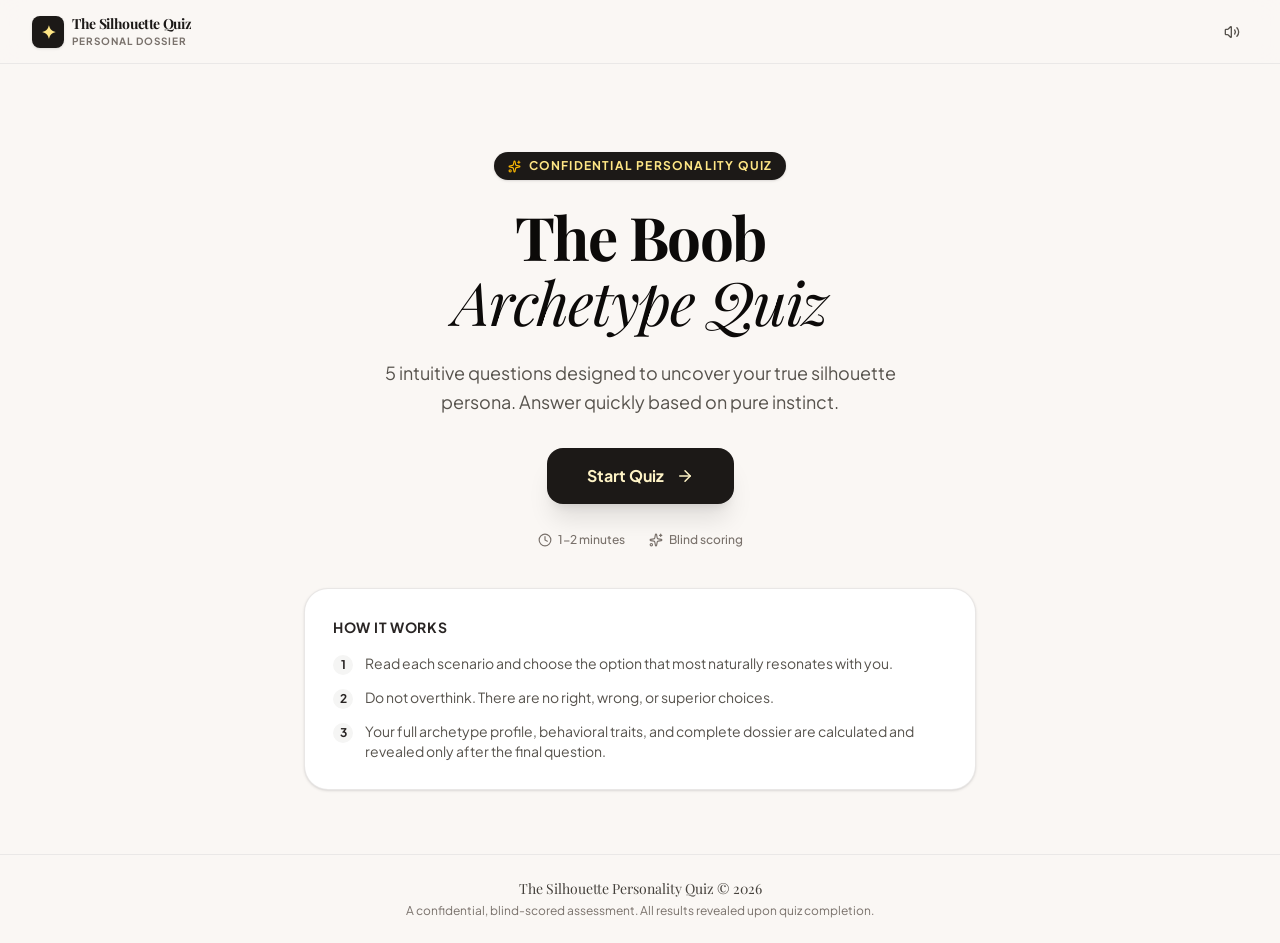
<file: docs/index.html>
<!doctype html>
<html lang="en">
  <head>
    <meta charset="UTF-8" />
    <meta name="viewport" content="width=device-width, initial-scale=1.0" />
    <title>The Boob Archetype Quiz</title>
    <meta name="description" content="Discover your signature silhouette and true boob archetype through 5 intuitive questions." />
    <meta property="og:title" content="The Boob Archetype Quiz" />
    <meta property="og:description" content="Discover your signature silhouette and true boob archetype through 5 intuitive questions." />
    <meta property="og:type" content="website" />
    <meta name="twitter:card" content="summary_large_image" />
    <link rel="preconnect" href="https://fonts.googleapis.com">
    <link rel="preconnect" href="https://fonts.gstatic.com" crossorigin>
    <link href="https://fonts.googleapis.com/css2?family=Instrument+Serif:ital@0;1&family=Plus+Jakarta+Sans:wght@300;400;500;600;700;800&family=Playfair+Display:ital,wght@0,600;0,700;0,900;1,600;1,700&display=swap" rel="stylesheet">
    <script type="module" crossorigin src="./assets/index-Cki1PomN.js"></script>
    <link rel="stylesheet" crossorigin href="./assets/index-B2OsuvZX.css">
  </head>
  <body>
    <div id="root"></div>
  </body>
</html>
</file>
<file: docs/assets/index-B2OsuvZX.css>
/*! tailwindcss v4.3.3 | MIT License | https://tailwindcss.com */
@layer properties{@supports (((-webkit-hyphens:none)) and (not (margin-trim:inline))) or ((-moz-orient:inline) and (not (color:rgb(from red r g b)))){*,:before,:after,::backdrop{--tw-translate-x:0;--tw-translate-y:0;--tw-translate-z:0;--tw-rotate-x:initial;--tw-rotate-y:initial;--tw-rotate-z:initial;--tw-skew-x:initial;--tw-skew-y:initial;--tw-space-y-reverse:0;--tw-border-style:solid;--tw-gradient-position:initial;--tw-gradient-from:#0000;--tw-gradient-via:#0000;--tw-gradient-to:#0000;--tw-gradient-stops:initial;--tw-gradient-via-stops:initial;--tw-gradient-from-position:0%;--tw-gradient-via-position:50%;--tw-gradient-to-position:100%;--tw-leading:initial;--tw-font-weight:initial;--tw-tracking:initial;--tw-shadow:0 0 #0000;--tw-shadow-color:initial;--tw-shadow-alpha:100%;--tw-inset-shadow:0 0 #0000;--tw-inset-shadow-color:initial;--tw-inset-shadow-alpha:100%;--tw-ring-color:initial;--tw-ring-shadow:0 0 #0000;--tw-inset-ring-color:initial;--tw-inset-ring-shadow:0 0 #0000;--tw-ring-inset:initial;--tw-ring-offset-width:0px;--tw-ring-offset-color:#fff;--tw-ring-offset-shadow:0 0 #0000;--tw-blur:initial;--tw-brightness:initial;--tw-contrast:initial;--tw-grayscale:initial;--tw-hue-rotate:initial;--tw-invert:initial;--tw-opacity:initial;--tw-saturate:initial;--tw-sepia:initial;--tw-drop-shadow:initial;--tw-drop-shadow-color:initial;--tw-drop-shadow-alpha:100%;--tw-drop-shadow-size:initial;--tw-backdrop-blur:initial;--tw-backdrop-brightness:initial;--tw-backdrop-contrast:initial;--tw-backdrop-grayscale:initial;--tw-backdrop-hue-rotate:initial;--tw-backdrop-invert:initial;--tw-backdrop-opacity:initial;--tw-backdrop-saturate:initial;--tw-backdrop-sepia:initial;--tw-duration:initial;--tw-ease:initial;--tw-scale-x:1;--tw-scale-y:1;--tw-scale-z:1}}}@layer theme{:root,:host{--font-sans:-apple-system, BlinkMacSystemFont, "Segoe UI", Roboto, "Helvetica Neue", "Noto Sans", Arial, sans-serif, "Apple Color Emoji", "Segoe UI Emoji", "Segoe UI Symbol", "Noto Color Emoji";--font-mono:ui-monospace, SFMono-Regular, Menlo, Monaco, Consolas, "Liberation Mono", "Courier New", monospace;--color-amber-50:oklch(98.7% .022 95.277);--color-amber-100:oklch(96.2% .059 95.617);--color-amber-200:oklch(92.4% .12 95.746);--color-amber-300:oklch(87.9% .169 91.605);--color-amber-400:oklch(82.8% .189 84.429);--color-amber-500:oklch(76.9% .188 70.08);--color-amber-600:oklch(66.6% .179 58.318);--color-amber-700:oklch(55.5% .163 48.998);--color-amber-800:oklch(47.3% .137 46.201);--color-amber-900:oklch(41.4% .112 45.904);--color-amber-950:oklch(27.9% .077 45.635);--color-emerald-50:oklch(97.9% .021 166.113);--color-emerald-100:oklch(95% .052 163.051);--color-emerald-200:oklch(90.5% .093 164.15);--color-emerald-300:oklch(84.5% .143 164.978);--color-emerald-400:oklch(76.5% .177 163.223);--color-emerald-600:oklch(59.6% .145 163.225);--color-emerald-700:oklch(50.8% .118 165.612);--color-emerald-800:oklch(43.2% .095 166.913);--color-emerald-900:oklch(37.8% .077 168.94);--color-emerald-950:oklch(26.2% .051 172.552);--color-teal-900:oklch(38.6% .063 188.416);--color-sky-50:oklch(97.7% .013 236.62);--color-sky-100:oklch(95.1% .026 236.824);--color-sky-200:oklch(90.1% .058 230.902);--color-sky-300:oklch(82.8% .111 230.318);--color-blue-200:oklch(88.2% .059 254.128);--color-blue-700:oklch(48.8% .243 264.376);--color-blue-900:oklch(37.9% .146 265.522);--color-blue-950:oklch(28.2% .091 267.935);--color-indigo-950:oklch(25.7% .09 281.288);--color-pink-600:oklch(59.2% .249 .584);--color-pink-950:oklch(28.4% .109 3.907);--color-rose-50:oklch(96.9% .015 12.422);--color-rose-100:oklch(94.1% .03 12.58);--color-rose-200:oklch(89.2% .058 10.001);--color-rose-300:oklch(81% .117 11.638);--color-rose-600:oklch(58.6% .253 17.585);--color-rose-700:oklch(51.4% .222 16.935);--color-rose-900:oklch(41% .159 10.272);--color-rose-950:oklch(27.1% .105 12.094);--color-slate-900:oklch(20.8% .042 265.755);--color-neutral-800:oklch(26.9% 0 none);--color-stone-50:oklch(98.5% .001 106.423);--color-stone-100:oklch(97% .001 106.424);--color-stone-200:oklch(92.3% .003 48.717);--color-stone-300:oklch(86.9% .005 56.366);--color-stone-400:oklch(70.9% .01 56.259);--color-stone-500:oklch(55.3% .013 58.071);--color-stone-600:oklch(44.4% .011 73.639);--color-stone-700:oklch(37.4% .01 67.558);--color-stone-800:oklch(26.8% .007 34.298);--color-stone-900:oklch(21.6% .006 56.043);--color-stone-950:oklch(14.7% .004 49.25);--color-white:#fff;--spacing:.25rem;--container-xs:20rem;--container-sm:24rem;--container-md:28rem;--container-lg:32rem;--container-xl:36rem;--container-2xl:42rem;--container-3xl:48rem;--container-4xl:56rem;--text-xs:.75rem;--text-xs--line-height:calc(1 / .75);--text-sm:.875rem;--text-sm--line-height:calc(1.25 / .875);--text-base:1rem;--text-base--line-height:calc(1.5 / 1);--text-lg:1.125rem;--text-lg--line-height:calc(1.75 / 1.125);--text-2xl:1.5rem;--text-2xl--line-height:calc(2 / 1.5);--text-3xl:1.875rem;--text-3xl--line-height:calc(2.25 / 1.875);--text-4xl:2.25rem;--text-4xl--line-height:calc(2.5 / 2.25);--text-5xl:3rem;--text-5xl--line-height:1;--text-6xl:3.75rem;--text-6xl--line-height:1;--font-weight-normal:400;--font-weight-medium:500;--font-weight-semibold:600;--font-weight-bold:700;--font-weight-extrabold:800;--tracking-tight:-.025em;--tracking-wider:.05em;--tracking-widest:.1em;--leading-snug:1.375;--leading-relaxed:1.625;--radius-md:.375rem;--radius-lg:.5rem;--radius-xl:.75rem;--radius-2xl:1rem;--radius-3xl:1.5rem;--ease-out:cubic-bezier(0, 0, .2, 1);--blur-sm:8px;--blur-md:12px;--blur-3xl:64px;--default-transition-duration:.15s;--default-transition-timing-function:cubic-bezier(.4, 0, .2, 1);--default-font-family:var(--font-sans);--default-mono-font-family:var(--font-mono)}}@layer base{*,:after,:before,::backdrop{box-sizing:border-box;border:0 solid;margin:0;padding:0}::file-selector-button{box-sizing:border-box;border:0 solid;margin:0;padding:0}html,:host{-webkit-text-size-adjust:100%;tab-size:4;line-height:1.5;font-family:var(--default-font-family,-apple-system, BlinkMacSystemFont, "Segoe UI", Roboto, "Helvetica Neue", "Noto Sans", Arial, sans-serif, "Apple Color Emoji", "Segoe UI Emoji", "Segoe UI Symbol", "Noto Color Emoji");font-feature-settings:var(--default-font-feature-settings,normal);font-variation-settings:var(--default-font-variation-settings,normal);-webkit-tap-highlight-color:transparent}hr{height:0;color:inherit;border-top-width:1px}abbr:where([title]){-webkit-text-decoration:underline dotted;text-decoration:underline dotted}h1,h2,h3,h4,h5,h6{font-size:inherit;font-weight:inherit}a{color:inherit;-webkit-text-decoration:inherit;-webkit-text-decoration:inherit;-webkit-text-decoration:inherit;-webkit-text-decoration:inherit;text-decoration:inherit}b,strong{font-weight:bolder}code,kbd,samp,pre{font-family:var(--default-mono-font-family,ui-monospace, SFMono-Regular, Menlo, Monaco, Consolas, "Liberation Mono", "Courier New", monospace);font-feature-settings:var(--default-mono-font-feature-settings,normal);font-variation-settings:var(--default-mono-font-variation-settings,normal);font-size:1em}small{font-size:80%}sub,sup{vertical-align:baseline;font-size:75%;line-height:0;position:relative}sub{bottom:-.25em}sup{top:-.5em}table{text-indent:0;border-color:inherit;border-collapse:collapse}:-moz-focusring:where(:not(iframe)){outline:auto}progress{vertical-align:baseline}summary{display:list-item}ol,ul,menu{list-style:none}img,svg,video,canvas,audio,iframe,embed,object{vertical-align:middle;display:block}img,video{max-width:100%;height:auto}button,input,select,optgroup,textarea{font:inherit;font-feature-settings:inherit;font-variation-settings:inherit;letter-spacing:inherit;color:inherit;opacity:1;background-color:#0000;border-radius:0}::file-selector-button{font:inherit;font-feature-settings:inherit;font-variation-settings:inherit;letter-spacing:inherit;color:inherit;opacity:1;background-color:#0000;border-radius:0}:where(select:is([multiple],[size])) optgroup{font-weight:bolder}:where(select:is([multiple],[size])) optgroup option{padding-inline-start:20px}::file-selector-button{margin-inline-end:4px}::placeholder{opacity:1}@supports (not ((-webkit-appearance:-apple-pay-button))) or (contain-intrinsic-size:1px){::placeholder{color:currentColor}@supports (color:color-mix(in lab, red, red)){::placeholder{color:color-mix(in oklab, currentcolor 50%, transparent)}}}textarea{resize:vertical}::-webkit-search-decoration{-webkit-appearance:none}::-webkit-date-and-time-value{min-height:1lh;text-align:inherit}::-webkit-datetime-edit{display:inline-flex}::-webkit-datetime-edit-fields-wrapper{padding:0}::-webkit-datetime-edit{padding-block:0}::-webkit-datetime-edit-year-field{padding-block:0}::-webkit-datetime-edit-month-field{padding-block:0}::-webkit-datetime-edit-day-field{padding-block:0}::-webkit-datetime-edit-hour-field{padding-block:0}::-webkit-datetime-edit-minute-field{padding-block:0}::-webkit-datetime-edit-second-field{padding-block:0}::-webkit-datetime-edit-millisecond-field{padding-block:0}::-webkit-datetime-edit-meridiem-field{padding-block:0}::-webkit-calendar-picker-indicator{line-height:1}:-moz-ui-invalid{box-shadow:none}button,input:where([type=button],[type=reset],[type=submit]){appearance:button}::file-selector-button{appearance:button}::-webkit-inner-spin-button{height:auto}::-webkit-outer-spin-button{height:auto}[hidden]:where(:not([hidden=until-found])){display:none!important}body{color:#221c1b;background-color:#fbf9f6;font-family:Plus Jakarta Sans,system-ui,sans-serif;overflow-x:hidden}}@layer components;@layer utilities{.pointer-events-none{pointer-events:none}.visible{visibility:visible}.absolute{position:absolute}.fixed{position:fixed}.relative{position:relative}.sticky{position:sticky}.inset-0{inset:0}.top-0{top:0}.-right-1{right:calc(var(--spacing) * -1)}.-bottom-1{bottom:calc(var(--spacing) * -1)}.left-1\/2{left:50%}.z-10{z-index:10}.z-40{z-index:40}.z-50{z-index:50}.mx-auto{margin-inline:auto}.my-2{margin-block:calc(var(--spacing) * 2)}.mt-0\.5{margin-top:calc(var(--spacing) * .5)}.mt-1{margin-top:var(--spacing)}.mt-2{margin-top:calc(var(--spacing) * 2)}.mb-1{margin-bottom:var(--spacing)}.mb-6{margin-bottom:calc(var(--spacing) * 6)}.line-clamp-1{-webkit-line-clamp:1;-webkit-box-orient:vertical;display:-webkit-box;overflow:hidden}.block{display:block}.contents{display:contents}.flex{display:flex}.grid{display:grid}.hidden{display:none}.inline{display:inline}.inline-block{display:inline-block}.inline-flex{display:inline-flex}.h-1\.5{height:calc(var(--spacing) * 1.5)}.h-2\.5{height:calc(var(--spacing) * 2.5)}.h-4{height:calc(var(--spacing) * 4)}.h-5{height:calc(var(--spacing) * 5)}.h-6{height:calc(var(--spacing) * 6)}.h-8{height:calc(var(--spacing) * 8)}.h-12{height:calc(var(--spacing) * 12)}.h-16{height:calc(var(--spacing) * 16)}.h-24{height:calc(var(--spacing) * 24)}.h-40{height:calc(var(--spacing) * 40)}.h-full{height:100%}.max-h-\[90vh\]{max-height:90vh}.min-h-screen{min-height:100vh}.w-4{width:calc(var(--spacing) * 4)}.w-5{width:calc(var(--spacing) * 5)}.w-6{width:calc(var(--spacing) * 6)}.w-8{width:calc(var(--spacing) * 8)}.w-12{width:calc(var(--spacing) * 12)}.w-16{width:calc(var(--spacing) * 16)}.w-24{width:calc(var(--spacing) * 24)}.w-96{width:calc(var(--spacing) * 96)}.w-full{width:100%}.max-w-2xl{max-width:var(--container-2xl)}.max-w-3xl{max-width:var(--container-3xl)}.max-w-4xl{max-width:var(--container-4xl)}.max-w-\[190px\]{max-width:190px}.max-w-lg{max-width:var(--container-lg)}.max-w-md{max-width:var(--container-md)}.max-w-none{max-width:none}.max-w-sm{max-width:var(--container-sm)}.max-w-xl{max-width:var(--container-xl)}.max-w-xs{max-width:var(--container-xs)}.flex-1{flex:1}.shrink-0{flex-shrink:0}.-translate-x-1\/2{--tw-translate-x:calc(calc(1 / 2 * 100%) * -1);translate:var(--tw-translate-x) var(--tw-translate-y)}.scale-\[1\.01\]{scale:1.01}.transform{transform:var(--tw-rotate-x,) var(--tw-rotate-y,) var(--tw-rotate-z,) var(--tw-skew-x,) var(--tw-skew-y,)}.cursor-pointer{cursor:pointer}.resize{resize:both}.scrollbar-none{scrollbar-width:none}.grid-cols-1{grid-template-columns:repeat(1,minmax(0,1fr))}.flex-col{flex-direction:column}.flex-wrap{flex-wrap:wrap}.items-center{align-items:center}.items-start{align-items:flex-start}.justify-between{justify-content:space-between}.justify-center{justify-content:center}.justify-end{justify-content:flex-end}.gap-1\.5{gap:calc(var(--spacing) * 1.5)}.gap-2{gap:calc(var(--spacing) * 2)}.gap-2\.5{gap:calc(var(--spacing) * 2.5)}.gap-3{gap:calc(var(--spacing) * 3)}.gap-3\.5{gap:calc(var(--spacing) * 3.5)}.gap-4{gap:calc(var(--spacing) * 4)}.gap-6{gap:calc(var(--spacing) * 6)}:where(.space-y-1>:not(:last-child)){--tw-space-y-reverse:0;margin-block-start:calc(var(--spacing) * var(--tw-space-y-reverse));margin-block-end:calc(var(--spacing) * calc(1 - var(--tw-space-y-reverse)))}:where(.space-y-1\.5>:not(:last-child)){--tw-space-y-reverse:0;margin-block-start:calc(calc(var(--spacing) * 1.5) * var(--tw-space-y-reverse));margin-block-end:calc(calc(var(--spacing) * 1.5) * calc(1 - var(--tw-space-y-reverse)))}:where(.space-y-2>:not(:last-child)){--tw-space-y-reverse:0;margin-block-start:calc(calc(var(--spacing) * 2) * var(--tw-space-y-reverse));margin-block-end:calc(calc(var(--spacing) * 2) * calc(1 - var(--tw-space-y-reverse)))}:where(.space-y-3>:not(:last-child)){--tw-space-y-reverse:0;margin-block-start:calc(calc(var(--spacing) * 3) * var(--tw-space-y-reverse));margin-block-end:calc(calc(var(--spacing) * 3) * calc(1 - var(--tw-space-y-reverse)))}:where(.space-y-3\.5>:not(:last-child)){--tw-space-y-reverse:0;margin-block-start:calc(calc(var(--spacing) * 3.5) * var(--tw-space-y-reverse));margin-block-end:calc(calc(var(--spacing) * 3.5) * calc(1 - var(--tw-space-y-reverse)))}:where(.space-y-4>:not(:last-child)){--tw-space-y-reverse:0;margin-block-start:calc(calc(var(--spacing) * 4) * var(--tw-space-y-reverse));margin-block-end:calc(calc(var(--spacing) * 4) * calc(1 - var(--tw-space-y-reverse)))}:where(.space-y-5>:not(:last-child)){--tw-space-y-reverse:0;margin-block-start:calc(calc(var(--spacing) * 5) * var(--tw-space-y-reverse));margin-block-end:calc(calc(var(--spacing) * 5) * calc(1 - var(--tw-space-y-reverse)))}:where(.space-y-6>:not(:last-child)){--tw-space-y-reverse:0;margin-block-start:calc(calc(var(--spacing) * 6) * var(--tw-space-y-reverse));margin-block-end:calc(calc(var(--spacing) * 6) * calc(1 - var(--tw-space-y-reverse)))}:where(.space-y-8>:not(:last-child)){--tw-space-y-reverse:0;margin-block-start:calc(calc(var(--spacing) * 8) * var(--tw-space-y-reverse));margin-block-end:calc(calc(var(--spacing) * 8) * calc(1 - var(--tw-space-y-reverse)))}:where(.space-y-10>:not(:last-child)){--tw-space-y-reverse:0;margin-block-start:calc(calc(var(--spacing) * 10) * var(--tw-space-y-reverse));margin-block-end:calc(calc(var(--spacing) * 10) * calc(1 - var(--tw-space-y-reverse)))}.truncate{text-overflow:ellipsis;white-space:nowrap;overflow:hidden}.overflow-hidden{overflow:hidden}.overflow-x-auto{overflow-x:auto}.overflow-y-auto{overflow-y:auto}.rounded{border-radius:.25rem}.rounded-2xl{border-radius:var(--radius-2xl)}.rounded-3xl{border-radius:var(--radius-3xl)}.rounded-full{border-radius:2147483647px}.rounded-lg{border-radius:var(--radius-lg)}.rounded-md{border-radius:var(--radius-md)}.rounded-xl{border-radius:var(--radius-xl)}.border{border-style:var(--tw-border-style);border-width:1px}.border-t{border-top-style:var(--tw-border-style);border-top-width:1px}.border-b{border-bottom-style:var(--tw-border-style);border-bottom-width:1px}.border-l-2{border-left-style:var(--tw-border-style);border-left-width:2px}.border-amber-200{border-color:var(--color-amber-200)}.border-amber-200\/80{border-color:#fee685cc}@supports (color:color-mix(in lab, red, red)){.border-amber-200\/80{border-color:color-mix(in oklab, var(--color-amber-200) 80%, transparent)}}.border-amber-400{border-color:var(--color-amber-400)}.border-amber-400\/30{border-color:#fcbb004d}@supports (color:color-mix(in lab, red, red)){.border-amber-400\/30{border-color:color-mix(in oklab, var(--color-amber-400) 30%, transparent)}}.border-amber-600{border-color:var(--color-amber-600)}.border-blue-200{border-color:var(--color-blue-200)}.border-blue-700{border-color:var(--color-blue-700)}.border-emerald-200{border-color:var(--color-emerald-200)}.border-emerald-600{border-color:var(--color-emerald-600)}.border-rose-200{border-color:var(--color-rose-200)}.border-rose-600{border-color:var(--color-rose-600)}.border-stone-200{border-color:var(--color-stone-200)}.border-stone-200\/80{border-color:#e7e5e4cc}@supports (color:color-mix(in lab, red, red)){.border-stone-200\/80{border-color:color-mix(in oklab, var(--color-stone-200) 80%, transparent)}}.border-stone-200\/90{border-color:#e7e5e4e6}@supports (color:color-mix(in lab, red, red)){.border-stone-200\/90{border-color:color-mix(in oklab, var(--color-stone-200) 90%, transparent)}}.border-stone-300{border-color:var(--color-stone-300)}.border-stone-400{border-color:var(--color-stone-400)}.border-stone-700{border-color:var(--color-stone-700)}.border-stone-700\/60{border-color:#44403b99}@supports (color:color-mix(in lab, red, red)){.border-stone-700\/60{border-color:color-mix(in oklab, var(--color-stone-700) 60%, transparent)}}.border-stone-700\/80{border-color:#44403bcc}@supports (color:color-mix(in lab, red, red)){.border-stone-700\/80{border-color:color-mix(in oklab, var(--color-stone-700) 80%, transparent)}}.border-stone-800{border-color:var(--color-stone-800)}.border-stone-900{border-color:var(--color-stone-900)}.bg-\[\#FAF7F4\]{background-color:#faf7f4}.bg-\[\#FAF7F4\]\/90{background-color:oklab(97.7607% .00193995 .00474495/.9)}.bg-amber-50{background-color:var(--color-amber-50)}.bg-amber-50\/60{background-color:#fffbeb99}@supports (color:color-mix(in lab, red, red)){.bg-amber-50\/60{background-color:color-mix(in oklab, var(--color-amber-50) 60%, transparent)}}.bg-amber-100{background-color:var(--color-amber-100)}.bg-amber-300{background-color:var(--color-amber-300)}.bg-amber-400{background-color:var(--color-amber-400)}.bg-amber-400\/20{background-color:#fcbb0033}@supports (color:color-mix(in lab, red, red)){.bg-amber-400\/20{background-color:color-mix(in oklab, var(--color-amber-400) 20%, transparent)}}.bg-amber-500\/10{background-color:#f99c001a}@supports (color:color-mix(in lab, red, red)){.bg-amber-500\/10{background-color:color-mix(in oklab, var(--color-amber-500) 10%, transparent)}}.bg-amber-600\/70{background-color:#dd7400b3}@supports (color:color-mix(in lab, red, red)){.bg-amber-600\/70{background-color:color-mix(in oklab, var(--color-amber-600) 70%, transparent)}}.bg-amber-800{background-color:var(--color-amber-800)}.bg-blue-900{background-color:var(--color-blue-900)}.bg-emerald-50\/50{background-color:#ecfdf580}@supports (color:color-mix(in lab, red, red)){.bg-emerald-50\/50{background-color:color-mix(in oklab, var(--color-emerald-50) 50%, transparent)}}.bg-emerald-300{background-color:var(--color-emerald-300)}.bg-emerald-800{background-color:var(--color-emerald-800)}.bg-rose-50\/50{background-color:#fff1f280}@supports (color:color-mix(in lab, red, red)){.bg-rose-50\/50{background-color:color-mix(in oklab, var(--color-rose-50) 50%, transparent)}}.bg-rose-300{background-color:var(--color-rose-300)}.bg-rose-900{background-color:var(--color-rose-900)}.bg-sky-50\/50{background-color:#f0f9ff80}@supports (color:color-mix(in lab, red, red)){.bg-sky-50\/50{background-color:color-mix(in oklab, var(--color-sky-50) 50%, transparent)}}.bg-sky-300{background-color:var(--color-sky-300)}.bg-stone-50{background-color:var(--color-stone-50)}.bg-stone-100{background-color:var(--color-stone-100)}.bg-stone-100\/40{background-color:#f5f5f466}@supports (color:color-mix(in lab, red, red)){.bg-stone-100\/40{background-color:color-mix(in oklab, var(--color-stone-100) 40%, transparent)}}.bg-stone-100\/70{background-color:#f5f5f4b3}@supports (color:color-mix(in lab, red, red)){.bg-stone-100\/70{background-color:color-mix(in oklab, var(--color-stone-100) 70%, transparent)}}.bg-stone-200{background-color:var(--color-stone-200)}.bg-stone-200\/60{background-color:#e7e5e499}@supports (color:color-mix(in lab, red, red)){.bg-stone-200\/60{background-color:color-mix(in oklab, var(--color-stone-200) 60%, transparent)}}.bg-stone-200\/70{background-color:#e7e5e4b3}@supports (color:color-mix(in lab, red, red)){.bg-stone-200\/70{background-color:color-mix(in oklab, var(--color-stone-200) 70%, transparent)}}.bg-stone-200\/80{background-color:#e7e5e4cc}@supports (color:color-mix(in lab, red, red)){.bg-stone-200\/80{background-color:color-mix(in oklab, var(--color-stone-200) 80%, transparent)}}.bg-stone-800{background-color:var(--color-stone-800)}.bg-stone-800\/80{background-color:#292524cc}@supports (color:color-mix(in lab, red, red)){.bg-stone-800\/80{background-color:color-mix(in oklab, var(--color-stone-800) 80%, transparent)}}.bg-stone-900{background-color:var(--color-stone-900)}.bg-stone-950\/70{background-color:#0c0a09b3}@supports (color:color-mix(in lab, red, red)){.bg-stone-950\/70{background-color:color-mix(in oklab, var(--color-stone-950) 70%, transparent)}}.bg-white{background-color:var(--color-white)}.bg-white\/80{background-color:#fffc}@supports (color:color-mix(in lab, red, red)){.bg-white\/80{background-color:color-mix(in oklab, var(--color-white) 80%, transparent)}}.bg-gradient-to-b{--tw-gradient-position:to bottom in oklab;background-image:linear-gradient(var(--tw-gradient-stops))}.bg-gradient-to-br{--tw-gradient-position:to bottom right in oklab;background-image:linear-gradient(var(--tw-gradient-stops))}.from-amber-950{--tw-gradient-from:var(--color-amber-950);--tw-gradient-stops:var(--tw-gradient-via-stops,var(--tw-gradient-position), var(--tw-gradient-from) var(--tw-gradient-from-position), var(--tw-gradient-to) var(--tw-gradient-to-position))}.from-emerald-900{--tw-gradient-from:var(--color-emerald-900);--tw-gradient-stops:var(--tw-gradient-via-stops,var(--tw-gradient-position), var(--tw-gradient-from) var(--tw-gradient-from-position), var(--tw-gradient-to) var(--tw-gradient-to-position))}.from-rose-950{--tw-gradient-from:var(--color-rose-950);--tw-gradient-stops:var(--tw-gradient-via-stops,var(--tw-gradient-position), var(--tw-gradient-from) var(--tw-gradient-from-position), var(--tw-gradient-to) var(--tw-gradient-to-position))}.from-slate-900{--tw-gradient-from:var(--color-slate-900);--tw-gradient-stops:var(--tw-gradient-via-stops,var(--tw-gradient-position), var(--tw-gradient-from) var(--tw-gradient-from-position), var(--tw-gradient-to) var(--tw-gradient-to-position))}.from-stone-100{--tw-gradient-from:var(--color-stone-100);--tw-gradient-stops:var(--tw-gradient-via-stops,var(--tw-gradient-position), var(--tw-gradient-from) var(--tw-gradient-from-position), var(--tw-gradient-to) var(--tw-gradient-to-position))}.from-stone-800{--tw-gradient-from:var(--color-stone-800);--tw-gradient-stops:var(--tw-gradient-via-stops,var(--tw-gradient-position), var(--tw-gradient-from) var(--tw-gradient-from-position), var(--tw-gradient-to) var(--tw-gradient-to-position))}.from-stone-900{--tw-gradient-from:var(--color-stone-900);--tw-gradient-stops:var(--tw-gradient-via-stops,var(--tw-gradient-position), var(--tw-gradient-from) var(--tw-gradient-from-position), var(--tw-gradient-to) var(--tw-gradient-to-position))}.via-blue-950{--tw-gradient-via:var(--color-blue-950);--tw-gradient-via-stops:var(--tw-gradient-position), var(--tw-gradient-from) var(--tw-gradient-from-position), var(--tw-gradient-via) var(--tw-gradient-via-position), var(--tw-gradient-to) var(--tw-gradient-to-position);--tw-gradient-stops:var(--tw-gradient-via-stops)}.via-neutral-800{--tw-gradient-via:var(--color-neutral-800);--tw-gradient-via-stops:var(--tw-gradient-position), var(--tw-gradient-from) var(--tw-gradient-from-position), var(--tw-gradient-via) var(--tw-gradient-via-position), var(--tw-gradient-to) var(--tw-gradient-to-position);--tw-gradient-stops:var(--tw-gradient-via-stops)}.via-pink-950{--tw-gradient-via:var(--color-pink-950);--tw-gradient-via-stops:var(--tw-gradient-position), var(--tw-gradient-from) var(--tw-gradient-from-position), var(--tw-gradient-via) var(--tw-gradient-via-position), var(--tw-gradient-to) var(--tw-gradient-to-position);--tw-gradient-stops:var(--tw-gradient-via-stops)}.via-stone-900{--tw-gradient-via:var(--color-stone-900);--tw-gradient-via-stops:var(--tw-gradient-position), var(--tw-gradient-from) var(--tw-gradient-from-position), var(--tw-gradient-via) var(--tw-gradient-via-position), var(--tw-gradient-to) var(--tw-gradient-to-position);--tw-gradient-stops:var(--tw-gradient-via-stops)}.via-teal-900{--tw-gradient-via:var(--color-teal-900);--tw-gradient-via-stops:var(--tw-gradient-position), var(--tw-gradient-from) var(--tw-gradient-from-position), var(--tw-gradient-via) var(--tw-gradient-via-position), var(--tw-gradient-to) var(--tw-gradient-to-position);--tw-gradient-stops:var(--tw-gradient-via-stops)}.to-amber-50\/40{--tw-gradient-to:#fffbeb66}@supports (color:color-mix(in lab, red, red)){.to-amber-50\/40{--tw-gradient-to:color-mix(in oklab, var(--color-amber-50) 40%, transparent)}}.to-amber-50\/40{--tw-gradient-stops:var(--tw-gradient-via-stops,var(--tw-gradient-position), var(--tw-gradient-from) var(--tw-gradient-from-position), var(--tw-gradient-to) var(--tw-gradient-to-position))}.to-indigo-950{--tw-gradient-to:var(--color-indigo-950);--tw-gradient-stops:var(--tw-gradient-via-stops,var(--tw-gradient-position), var(--tw-gradient-from) var(--tw-gradient-from-position), var(--tw-gradient-to) var(--tw-gradient-to-position))}.to-stone-900{--tw-gradient-to:var(--color-stone-900);--tw-gradient-stops:var(--tw-gradient-via-stops,var(--tw-gradient-position), var(--tw-gradient-from) var(--tw-gradient-from-position), var(--tw-gradient-to) var(--tw-gradient-to-position))}.to-stone-950{--tw-gradient-to:var(--color-stone-950);--tw-gradient-stops:var(--tw-gradient-via-stops,var(--tw-gradient-position), var(--tw-gradient-from) var(--tw-gradient-from-position), var(--tw-gradient-to) var(--tw-gradient-to-position))}.stroke-\[1\.75\]{stroke-width:1.75px}.stroke-\[3\]{stroke-width:3px}.p-1\.5{padding:calc(var(--spacing) * 1.5)}.p-2{padding:calc(var(--spacing) * 2)}.p-3{padding:calc(var(--spacing) * 3)}.p-4{padding:calc(var(--spacing) * 4)}.p-5{padding:calc(var(--spacing) * 5)}.p-6{padding:calc(var(--spacing) * 6)}.px-1\.5{padding-inline:calc(var(--spacing) * 1.5)}.px-2{padding-inline:calc(var(--spacing) * 2)}.px-2\.5{padding-inline:calc(var(--spacing) * 2.5)}.px-3{padding-inline:calc(var(--spacing) * 3)}.px-3\.5{padding-inline:calc(var(--spacing) * 3.5)}.px-4{padding-inline:calc(var(--spacing) * 4)}.px-5{padding-inline:calc(var(--spacing) * 5)}.px-6{padding-inline:calc(var(--spacing) * 6)}.px-10{padding-inline:calc(var(--spacing) * 10)}.py-0\.5{padding-block:calc(var(--spacing) * .5)}.py-1{padding-block:var(--spacing)}.py-1\.5{padding-block:calc(var(--spacing) * 1.5)}.py-2{padding-block:calc(var(--spacing) * 2)}.py-2\.5{padding-block:calc(var(--spacing) * 2.5)}.py-3{padding-block:calc(var(--spacing) * 3)}.py-3\.5{padding-block:calc(var(--spacing) * 3.5)}.py-4{padding-block:calc(var(--spacing) * 4)}.py-5{padding-block:calc(var(--spacing) * 5)}.py-6{padding-block:calc(var(--spacing) * 6)}.pt-0\.5{padding-top:calc(var(--spacing) * .5)}.pt-1{padding-top:var(--spacing)}.pt-2{padding-top:calc(var(--spacing) * 2)}.pt-4{padding-top:calc(var(--spacing) * 4)}.pt-6{padding-top:calc(var(--spacing) * 6)}.pb-3{padding-bottom:calc(var(--spacing) * 3)}.pb-16{padding-bottom:calc(var(--spacing) * 16)}.pl-3{padding-left:calc(var(--spacing) * 3)}.text-center{text-align:center}.text-left{text-align:left}.text-right{text-align:right}.font-mono{font-family:var(--font-mono)}.text-2xl{font-size:var(--text-2xl);line-height:var(--tw-leading,var(--text-2xl--line-height))}.text-3xl{font-size:var(--text-3xl);line-height:var(--tw-leading,var(--text-3xl--line-height))}.text-4xl{font-size:var(--text-4xl);line-height:var(--tw-leading,var(--text-4xl--line-height))}.text-base{font-size:var(--text-base);line-height:var(--tw-leading,var(--text-base--line-height))}.text-lg{font-size:var(--text-lg);line-height:var(--tw-leading,var(--text-lg--line-height))}.text-sm{font-size:var(--text-sm);line-height:var(--tw-leading,var(--text-sm--line-height))}.text-xs{font-size:var(--text-xs);line-height:var(--tw-leading,var(--text-xs--line-height))}.text-\[10px\]{font-size:10px}.text-\[11px\]{font-size:11px}.leading-\[1\.08\]{--tw-leading:1.08;line-height:1.08}.leading-relaxed{--tw-leading:var(--leading-relaxed);line-height:var(--leading-relaxed)}.leading-snug{--tw-leading:var(--leading-snug);line-height:var(--leading-snug)}.font-bold{--tw-font-weight:var(--font-weight-bold);font-weight:var(--font-weight-bold)}.font-extrabold{--tw-font-weight:var(--font-weight-extrabold);font-weight:var(--font-weight-extrabold)}.font-medium{--tw-font-weight:var(--font-weight-medium);font-weight:var(--font-weight-medium)}.font-normal{--tw-font-weight:var(--font-weight-normal);font-weight:var(--font-weight-normal)}.font-semibold{--tw-font-weight:var(--font-weight-semibold);font-weight:var(--font-weight-semibold)}.tracking-tight{--tw-tracking:var(--tracking-tight);letter-spacing:var(--tracking-tight)}.tracking-wider{--tw-tracking:var(--tracking-wider);letter-spacing:var(--tracking-wider)}.tracking-widest{--tw-tracking:var(--tracking-widest);letter-spacing:var(--tracking-widest)}.whitespace-nowrap{white-space:nowrap}.text-\[\#1E1917\]{color:#1e1917}.text-amber-50{color:var(--color-amber-50)}.text-amber-100{color:var(--color-amber-100)}.text-amber-200{color:var(--color-amber-200)}.text-amber-200\/90{color:#fee685e6}@supports (color:color-mix(in lab, red, red)){.text-amber-200\/90{color:color-mix(in oklab, var(--color-amber-200) 90%, transparent)}}.text-amber-300{color:var(--color-amber-300)}.text-amber-400{color:var(--color-amber-400)}.text-amber-600{color:var(--color-amber-600)}.text-amber-700{color:var(--color-amber-700)}.text-amber-800{color:var(--color-amber-800)}.text-amber-900{color:var(--color-amber-900)}.text-amber-900\/80{color:#7b3306cc}@supports (color:color-mix(in lab, red, red)){.text-amber-900\/80{color:color-mix(in oklab, var(--color-amber-900) 80%, transparent)}}.text-amber-950{color:var(--color-amber-950)}.text-blue-950{color:var(--color-blue-950)}.text-emerald-100{color:var(--color-emerald-100)}.text-emerald-400{color:var(--color-emerald-400)}.text-emerald-700{color:var(--color-emerald-700)}.text-emerald-950{color:var(--color-emerald-950)}.text-pink-600{color:var(--color-pink-600)}.text-rose-100{color:var(--color-rose-100)}.text-rose-600{color:var(--color-rose-600)}.text-rose-700{color:var(--color-rose-700)}.text-rose-950{color:var(--color-rose-950)}.text-sky-100{color:var(--color-sky-100)}.text-sky-200{color:var(--color-sky-200)}.text-stone-50{color:var(--color-stone-50)}.text-stone-100{color:var(--color-stone-100)}.text-stone-200{color:var(--color-stone-200)}.text-stone-300{color:var(--color-stone-300)}.text-stone-400{color:var(--color-stone-400)}.text-stone-500{color:var(--color-stone-500)}.text-stone-600{color:var(--color-stone-600)}.text-stone-700{color:var(--color-stone-700)}.text-stone-800{color:var(--color-stone-800)}.text-stone-900{color:var(--color-stone-900)}.text-stone-950{color:var(--color-stone-950)}.text-transparent{color:#0000}.text-white{color:var(--color-white)}.uppercase{text-transform:uppercase}.italic{font-style:italic}.shadow{--tw-shadow:0 1px 3px 0 var(--tw-shadow-color,#0000001a), 0 1px 2px -1px var(--tw-shadow-color,#0000001a);box-shadow:var(--tw-inset-shadow), var(--tw-inset-ring-shadow), var(--tw-ring-offset-shadow), var(--tw-ring-shadow), var(--tw-shadow)}.shadow-2xl{--tw-shadow:0 25px 50px -12px var(--tw-shadow-color,#00000040);box-shadow:var(--tw-inset-shadow), var(--tw-inset-ring-shadow), var(--tw-ring-offset-shadow), var(--tw-ring-shadow), var(--tw-shadow)}.shadow-inner{--tw-shadow:inset 0 2px 4px 0 var(--tw-shadow-color,#0000000d);box-shadow:var(--tw-inset-shadow), var(--tw-inset-ring-shadow), var(--tw-ring-offset-shadow), var(--tw-ring-shadow), var(--tw-shadow)}.shadow-md{--tw-shadow:0 4px 6px -1px var(--tw-shadow-color,#0000001a), 0 2px 4px -2px var(--tw-shadow-color,#0000001a);box-shadow:var(--tw-inset-shadow), var(--tw-inset-ring-shadow), var(--tw-ring-offset-shadow), var(--tw-ring-shadow), var(--tw-shadow)}.shadow-sm{--tw-shadow:0 1px 3px 0 var(--tw-shadow-color,#0000001a), 0 1px 2px -1px var(--tw-shadow-color,#0000001a);box-shadow:var(--tw-inset-shadow), var(--tw-inset-ring-shadow), var(--tw-ring-offset-shadow), var(--tw-ring-shadow), var(--tw-shadow)}.shadow-xl{--tw-shadow:0 20px 25px -5px var(--tw-shadow-color,#0000001a), 0 8px 10px -6px var(--tw-shadow-color,#0000001a);box-shadow:var(--tw-inset-shadow), var(--tw-inset-ring-shadow), var(--tw-ring-offset-shadow), var(--tw-ring-shadow), var(--tw-shadow)}.blur{--tw-blur:blur(8px);filter:var(--tw-blur,) var(--tw-brightness,) var(--tw-contrast,) var(--tw-grayscale,) var(--tw-hue-rotate,) var(--tw-invert,) var(--tw-saturate,) var(--tw-sepia,) var(--tw-drop-shadow,)}.blur-3xl{--tw-blur:blur(var(--blur-3xl));filter:var(--tw-blur,) var(--tw-brightness,) var(--tw-contrast,) var(--tw-grayscale,) var(--tw-hue-rotate,) var(--tw-invert,) var(--tw-saturate,) var(--tw-sepia,) var(--tw-drop-shadow,)}.filter\!{filter:var(--tw-blur,) var(--tw-brightness,) var(--tw-contrast,) var(--tw-grayscale,) var(--tw-hue-rotate,) var(--tw-invert,) var(--tw-saturate,) var(--tw-sepia,) var(--tw-drop-shadow,)!important}.backdrop-blur-md{--tw-backdrop-blur:blur(var(--blur-md));-webkit-backdrop-filter:var(--tw-backdrop-blur,) var(--tw-backdrop-brightness,) var(--tw-backdrop-contrast,) var(--tw-backdrop-grayscale,) var(--tw-backdrop-hue-rotate,) var(--tw-backdrop-invert,) var(--tw-backdrop-opacity,) var(--tw-backdrop-saturate,) var(--tw-backdrop-sepia,);backdrop-filter:var(--tw-backdrop-blur,) var(--tw-backdrop-brightness,) var(--tw-backdrop-contrast,) var(--tw-backdrop-grayscale,) var(--tw-backdrop-hue-rotate,) var(--tw-backdrop-invert,) var(--tw-backdrop-opacity,) var(--tw-backdrop-saturate,) var(--tw-backdrop-sepia,)}.backdrop-blur-sm{--tw-backdrop-blur:blur(var(--blur-sm));-webkit-backdrop-filter:var(--tw-backdrop-blur,) var(--tw-backdrop-brightness,) var(--tw-backdrop-contrast,) var(--tw-backdrop-grayscale,) var(--tw-backdrop-hue-rotate,) var(--tw-backdrop-invert,) var(--tw-backdrop-opacity,) var(--tw-backdrop-saturate,) var(--tw-backdrop-sepia,);backdrop-filter:var(--tw-backdrop-blur,) var(--tw-backdrop-brightness,) var(--tw-backdrop-contrast,) var(--tw-backdrop-grayscale,) var(--tw-backdrop-hue-rotate,) var(--tw-backdrop-invert,) var(--tw-backdrop-opacity,) var(--tw-backdrop-saturate,) var(--tw-backdrop-sepia,)}.transition{transition-property:color,background-color,border-color,outline-color,text-decoration-color,fill,stroke,--tw-gradient-from,--tw-gradient-via,--tw-gradient-to,opacity,box-shadow,transform,translate,scale,rotate,filter,-webkit-backdrop-filter,backdrop-filter,display,content-visibility,overlay,pointer-events;transition-timing-function:var(--tw-ease,var(--default-transition-timing-function));transition-duration:var(--tw-duration,var(--default-transition-duration))}.transition-all{transition-property:all;transition-timing-function:var(--tw-ease,var(--default-transition-timing-function));transition-duration:var(--tw-duration,var(--default-transition-duration))}.transition-colors{transition-property:color,background-color,border-color,outline-color,text-decoration-color,fill,stroke,--tw-gradient-from,--tw-gradient-via,--tw-gradient-to;transition-timing-function:var(--tw-ease,var(--default-transition-timing-function));transition-duration:var(--tw-duration,var(--default-transition-duration))}.transition-transform{transition-property:transform,translate,scale,rotate;transition-timing-function:var(--tw-ease,var(--default-transition-timing-function));transition-duration:var(--tw-duration,var(--default-transition-duration))}.duration-200{--tw-duration:.2s;transition-duration:.2s}.duration-300{--tw-duration:.3s;transition-duration:.3s}.duration-500{--tw-duration:.5s;transition-duration:.5s}.duration-700{--tw-duration:.7s;transition-duration:.7s}.ease-out{--tw-ease:var(--ease-out);transition-timing-function:var(--ease-out)}@media (hover:hover){.group-hover\:translate-x-1:is(:where(.group):hover *){--tw-translate-x:var(--spacing);translate:var(--tw-translate-x) var(--tw-translate-y)}.group-hover\:border-stone-400:is(:where(.group):hover *){border-color:var(--color-stone-400)}.group-hover\:bg-stone-200:is(:where(.group):hover *){background-color:var(--color-stone-200)}.group-hover\:text-amber-900:is(:where(.group):hover *){color:var(--color-amber-900)}}.selection\:bg-amber-200 ::selection{background-color:var(--color-amber-200)}.selection\:bg-amber-200::selection{background-color:var(--color-amber-200)}.selection\:text-stone-900 ::selection{color:var(--color-stone-900)}.selection\:text-stone-900::selection{color:var(--color-stone-900)}@media (hover:hover){.hover\:-translate-y-0\.5:hover{--tw-translate-y:calc(var(--spacing) * -.5);translate:var(--tw-translate-x) var(--tw-translate-y)}.hover\:border-stone-400:hover{border-color:var(--color-stone-400)}.hover\:bg-amber-300:hover{background-color:var(--color-amber-300)}.hover\:bg-stone-50\/90:hover{background-color:#fafaf9e6}@supports (color:color-mix(in lab, red, red)){.hover\:bg-stone-50\/90:hover{background-color:color-mix(in oklab, var(--color-stone-50) 90%, transparent)}}.hover\:bg-stone-100:hover{background-color:var(--color-stone-100)}.hover\:bg-stone-200:hover{background-color:var(--color-stone-200)}.hover\:bg-stone-200\/60:hover{background-color:#e7e5e499}@supports (color:color-mix(in lab, red, red)){.hover\:bg-stone-200\/60:hover{background-color:color-mix(in oklab, var(--color-stone-200) 60%, transparent)}}.hover\:bg-stone-700:hover{background-color:var(--color-stone-700)}.hover\:bg-stone-800:hover{background-color:var(--color-stone-800)}.hover\:text-stone-100:hover{color:var(--color-stone-100)}.hover\:text-stone-900:hover{color:var(--color-stone-900)}.hover\:text-stone-950:hover{color:var(--color-stone-950)}.hover\:underline:hover{text-decoration-line:underline}.hover\:shadow-2xl:hover{--tw-shadow:0 25px 50px -12px var(--tw-shadow-color,#00000040);box-shadow:var(--tw-inset-shadow), var(--tw-inset-ring-shadow), var(--tw-ring-offset-shadow), var(--tw-ring-shadow), var(--tw-shadow)}}.active\:scale-95:active{--tw-scale-x:95%;--tw-scale-y:95%;--tw-scale-z:95%;scale:var(--tw-scale-x) var(--tw-scale-y)}@media (width>=40rem){.sm\:mb-8{margin-bottom:calc(var(--spacing) * 8)}.sm\:hidden{display:none}.sm\:inline{display:inline}.sm\:w-auto{width:auto}.sm\:grid-cols-2{grid-template-columns:repeat(2,minmax(0,1fr))}.sm\:flex-row{flex-direction:row}.sm\:p-5{padding:calc(var(--spacing) * 5)}.sm\:p-7{padding:calc(var(--spacing) * 7)}.sm\:p-8{padding:calc(var(--spacing) * 8)}.sm\:p-10{padding:calc(var(--spacing) * 10)}.sm\:px-6{padding-inline:calc(var(--spacing) * 6)}.sm\:px-8{padding-inline:calc(var(--spacing) * 8)}.sm\:pt-10{padding-top:calc(var(--spacing) * 10)}.sm\:pt-12{padding-top:calc(var(--spacing) * 12)}.sm\:text-3xl{font-size:var(--text-3xl);line-height:var(--tw-leading,var(--text-3xl--line-height))}.sm\:text-5xl{font-size:var(--text-5xl);line-height:var(--tw-leading,var(--text-5xl--line-height))}.sm\:text-6xl{font-size:var(--text-6xl);line-height:var(--tw-leading,var(--text-6xl--line-height))}.sm\:text-base{font-size:var(--text-base);line-height:var(--tw-leading,var(--text-base--line-height))}.sm\:text-lg{font-size:var(--text-lg);line-height:var(--tw-leading,var(--text-lg--line-height))}}@media (width>=48rem){.md\:grid-cols-2{grid-template-columns:repeat(2,minmax(0,1fr))}.md\:flex-row{flex-direction:row}.md\:items-center{align-items:center}.md\:p-8{padding:calc(var(--spacing) * 8)}.md\:text-3xl{font-size:var(--text-3xl);line-height:var(--tw-leading,var(--text-3xl--line-height))}}}.font-editorial{font-family:Playfair Display,Georgia,serif}.font-display{font-family:Instrument Serif,Georgia,serif}::-webkit-scrollbar{width:6px;height:6px}::-webkit-scrollbar-track{background:0 0}::-webkit-scrollbar-thumb{background:#e2d7cf;border-radius:9999px}::-webkit-scrollbar-thumb:hover{background:#c5b5aa}@property --tw-translate-x{syntax:"*";inherits:false;initial-value:0}@property --tw-translate-y{syntax:"*";inherits:false;initial-value:0}@property --tw-translate-z{syntax:"*";inherits:false;initial-value:0}@property --tw-rotate-x{syntax:"*";inherits:false}@property --tw-rotate-y{syntax:"*";inherits:false}@property --tw-rotate-z{syntax:"*";inherits:false}@property --tw-skew-x{syntax:"*";inherits:false}@property --tw-skew-y{syntax:"*";inherits:false}@property --tw-space-y-reverse{syntax:"*";inherits:false;initial-value:0}@property --tw-border-style{syntax:"*";inherits:false;initial-value:solid}@property --tw-gradient-position{syntax:"*";inherits:false}@property --tw-gradient-from{syntax:"<color>";inherits:false;initial-value:#0000}@property --tw-gradient-via{syntax:"<color>";inherits:false;initial-value:#0000}@property --tw-gradient-to{syntax:"<color>";inherits:false;initial-value:#0000}@property --tw-gradient-stops{syntax:"*";inherits:false}@property --tw-gradient-via-stops{syntax:"*";inherits:false}@property --tw-gradient-from-position{syntax:"<length-percentage>";inherits:false;initial-value:0%}@property --tw-gradient-via-position{syntax:"<length-percentage>";inherits:false;initial-value:50%}@property --tw-gradient-to-position{syntax:"<length-percentage>";inherits:false;initial-value:100%}@property --tw-leading{syntax:"*";inherits:false}@property --tw-font-weight{syntax:"*";inherits:false}@property --tw-tracking{syntax:"*";inherits:false}@property --tw-shadow{syntax:"*";inherits:false;initial-value:0 0 #0000}@property --tw-shadow-color{syntax:"*";inherits:false}@property --tw-shadow-alpha{syntax:"<percentage>";inherits:false;initial-value:100%}@property --tw-inset-shadow{syntax:"*";inherits:false;initial-value:0 0 #0000}@property --tw-inset-shadow-color{syntax:"*";inherits:false}@property --tw-inset-shadow-alpha{syntax:"<percentage>";inherits:false;initial-value:100%}@property --tw-ring-color{syntax:"*";inherits:false}@property --tw-ring-shadow{syntax:"*";inherits:false;initial-value:0 0 #0000}@property --tw-inset-ring-color{syntax:"*";inherits:false}@property --tw-inset-ring-shadow{syntax:"*";inherits:false;initial-value:0 0 #0000}@property --tw-ring-inset{syntax:"*";inherits:false}@property --tw-ring-offset-width{syntax:"<length>";inherits:false;initial-value:0}@property --tw-ring-offset-color{syntax:"*";inherits:false;initial-value:#fff}@property --tw-ring-offset-shadow{syntax:"*";inherits:false;initial-value:0 0 #0000}@property --tw-blur{syntax:"*";inherits:false}@property --tw-brightness{syntax:"*";inherits:false}@property --tw-contrast{syntax:"*";inherits:false}@property --tw-grayscale{syntax:"*";inherits:false}@property --tw-hue-rotate{syntax:"*";inherits:false}@property --tw-invert{syntax:"*";inherits:false}@property --tw-opacity{syntax:"*";inherits:false}@property --tw-saturate{syntax:"*";inherits:false}@property --tw-sepia{syntax:"*";inherits:false}@property --tw-drop-shadow{syntax:"*";inherits:false}@property --tw-drop-shadow-color{syntax:"*";inherits:false}@property --tw-drop-shadow-alpha{syntax:"<percentage>";inherits:false;initial-value:100%}@property --tw-drop-shadow-size{syntax:"*";inherits:false}@property --tw-backdrop-blur{syntax:"*";inherits:false}@property --tw-backdrop-brightness{syntax:"*";inherits:false}@property --tw-backdrop-contrast{syntax:"*";inherits:false}@property --tw-backdrop-grayscale{syntax:"*";inherits:false}@property --tw-backdrop-hue-rotate{syntax:"*";inherits:false}@property --tw-backdrop-invert{syntax:"*";inherits:false}@property --tw-backdrop-opacity{syntax:"*";inherits:false}@property --tw-backdrop-saturate{syntax:"*";inherits:false}@property --tw-backdrop-sepia{syntax:"*";inherits:false}@property --tw-duration{syntax:"*";inherits:false}@property --tw-ease{syntax:"*";inherits:false}@property --tw-scale-x{syntax:"*";inherits:false;initial-value:1}@property --tw-scale-y{syntax:"*";inherits:false;initial-value:1}@property --tw-scale-z{syntax:"*";inherits:false;initial-value:1}
</file>
